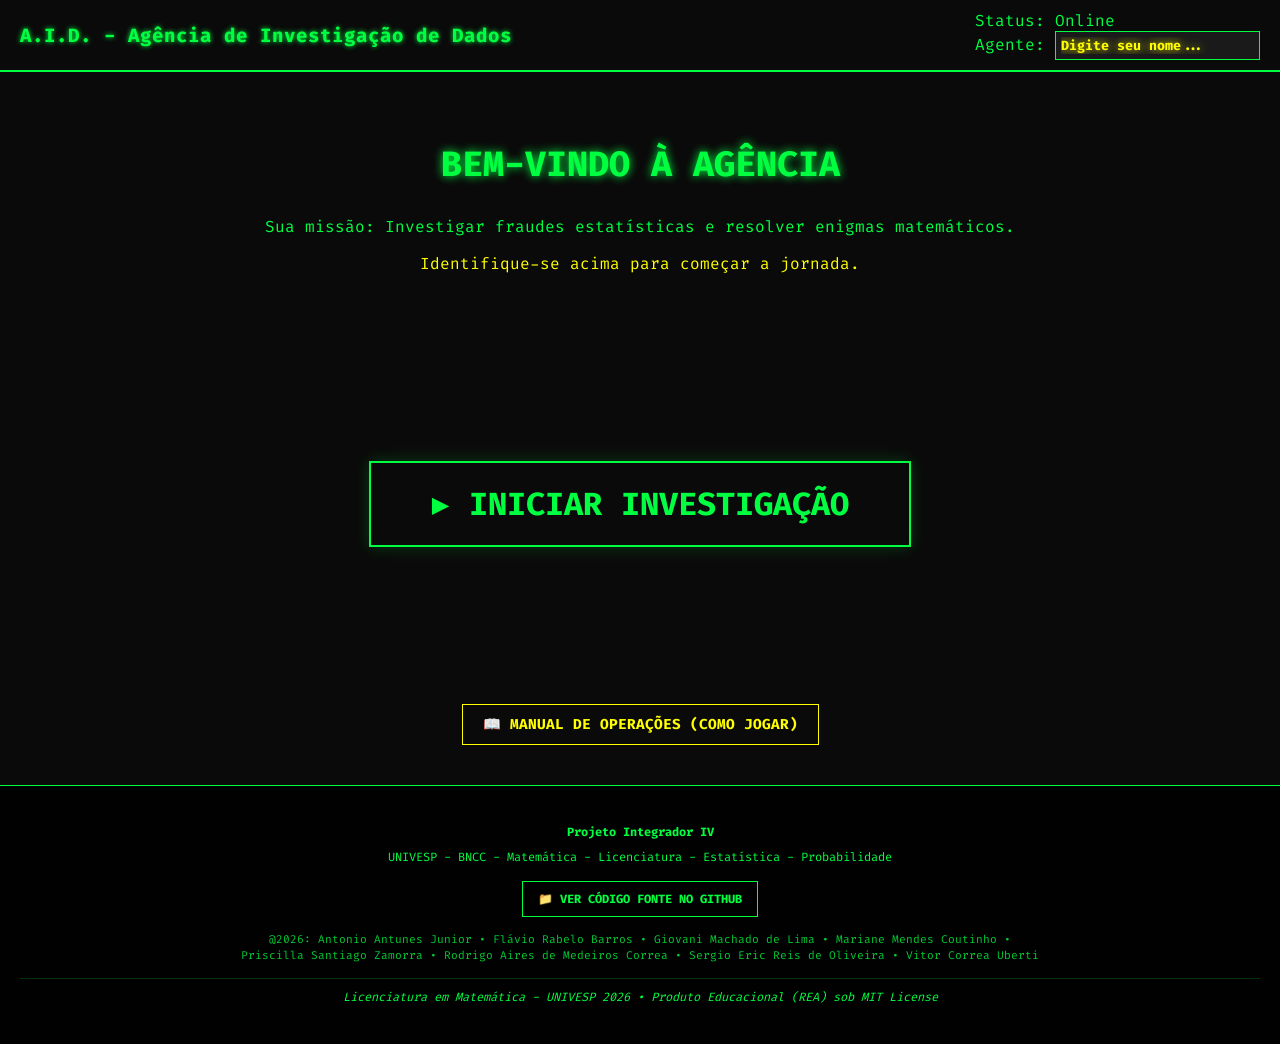
<file: index.html>
<!DOCTYPE html>
<html lang="pt-br">
<head>
    <meta charset="UTF-8">
    <meta name="viewport" content="width=device-width, initial-scale=1.0">
    <title>A.I.D. - Agência de Investigação de Dados</title>
    <link rel="stylesheet" href="style.css">
    <style>
        .btn-start-container {
            display: flex;
            flex-direction: column;
            align-items: center;
            justify-content: center;
            height: 40vh;
            gap: 20px;
        }

        .btn-jogar {
            background: transparent;
            border: 2px solid #00ff41;
            color: #00ff41;
            padding: 20px 60px;
            font-size: 2rem;
            font-family: 'Fira Code', monospace;
            font-weight: bold;
            text-transform: uppercase;
            cursor: pointer;
            transition: 0.3s;
            box-shadow: 0 0 15px rgba(0, 255, 65, 0.2);
            animation: pulse 2s infinite;
        }

        .btn-jogar:hover {
            background: #00ff41;
            color: #000;
            box-shadow: 0 0 40px #00ff41;
        }

        @keyframes pulse {
            0% { box-shadow: 0 0 0 0 rgba(0, 255, 65, 0.4); }
            70% { box-shadow: 0 0 0 20px rgba(0, 255, 65, 0); }
            100% { box-shadow: 0 0 0 0 rgba(0, 255, 65, 0); }
        }

        .secao-tutorial {
            margin-bottom: 30px;
            border-bottom: 1px dashed #333;
            padding-bottom: 20px;
        }
    </style>
</head>
<body>

    <main class="dashboard">
        <section class="intro-missao">
            <h2>BEM-VINDO À AGÊNCIA</h2>
            <p>Sua missão: Investigar fraudes estatísticas e resolver enigmas matemáticos.</p>
            <p style="color: #ffff00;">Identifique-se acima para começar a jornada.</p>
        </section>

        <div class="btn-start-container">
            <button onclick="iniciarJornada()" class="btn-jogar">
                ▶ INICIAR INVESTIGAÇÃO
            </button>
        </div>

        <div style="text-align: center; margin-top: 20px;">
            <button onclick="abrirModal()" style="border-color: #ffff00; color: #ffff00; font-size: 0.9rem;">
                📖 MANUAL DE OPERAÇÕES (COMO JOGAR)
            </button>
        </div>
    </main>

    <div id="modal-instrucoes" class="modal-instrucoes" style="display:none; position:fixed; z-index:9999; left:0; top:0; width:100%; height:100%; background:rgba(0,0,0,0.95); overflow-y:auto;">
        <div style="background:#0a0a0a; margin:2% auto; padding:40px; border:2px solid #ffff00; width:85%; max-width:900px; color:#00ff41; box-shadow: 0 0 20px #ffff00;">
            <span onclick="fecharModal()" style="float:right; cursor:pointer; color:#ff4d4d; font-size:2rem; font-weight:bold;">&times;</span>
            
            <h2 style="color:#ffff00; text-align:center; margin-bottom: 30px;">PROTOCOLO DA AGÊNCIA</h2>

            <div class="secao-tutorial">
                <h3 style="color:#00ff41;">🔵 CASO 01: O ENIGMA DO COFRE (Probabilidade)</h3>
                <p><strong>Objetivo:</strong> Calcular a chance de retirar discos coloridos de uma maleta.</p>
            </div>

            <div class="secao-tutorial">
                <h3 style="color:#00ff41;">🔴 CASO 02: A FRAUDE MIDIÁTICA (Análise de Gráficos)</h3>
                <p><strong>Objetivo:</strong> Identificar qual gráfico está manipulando a verdade.</p>
            </div>
            
            <div class="secao-tutorial">
                <h3 style="color:#00ff41;">🟢 CASO 03: PAINEL DE CONTROLE (Tipos de Gráficos)</h3>
                <p><strong>Objetivo:</strong> Escolher o gráfico correto (Linha, Coluna, Setores) para cada tipo de dado.</p>
            </div>

            <div class="secao-tutorial">
                <h3 style="color:#00ff41;">🟡 CASO 04: PESQUISA DE CAMPO (Estatística)</h3>
                <p><strong>Objetivo:</strong> Calcular Média, Moda, Mediana e Amplitude de uma pesquisa amostral.</p>
            </div>

            <p style="text-align:center; color:#ffff00; font-weight:bold; margin-top:20px;">
                Boa sorte, Agente. A verdade está nos dados.
            </p>
        </div>
    </div>

    <script src="componentes.js"></script>
    <script src="script.js"></script>
    
    <script>
        function iniciarJornada() {
            const nome = document.getElementById('nome-agente').value;
            
            if (!nome || nome.trim() === "") {
                alert("ACESSO NEGADO: Identifique-se no campo 'Agente' no topo da tela.");
                const input = document.getElementById('nome-agente');
                input.focus();
                input.classList.add('input-destaque'); 
            } else {
                // --- COMANDO DE LIMPEZA GERAL ---
                // Isso garante que o próximo jogo comece sem dados antigos
                localStorage.removeItem('relatorioGeral');
                
                // Salva o novo agente e inicia
                localStorage.setItem('nomeAgente', nome);
                window.location.href = 'caso1.html';
            }
        }

        function abrirModal() { document.getElementById('modal-instrucoes').style.display = 'block'; }
        function fecharModal() { document.getElementById('modal-instrucoes').style.display = 'none'; }
        window.onclick = function(event) {
            let modal = document.getElementById('modal-instrucoes');
            if (event.target == modal) fecharModal();
        }
    </script>
</body>
</html>
</file>
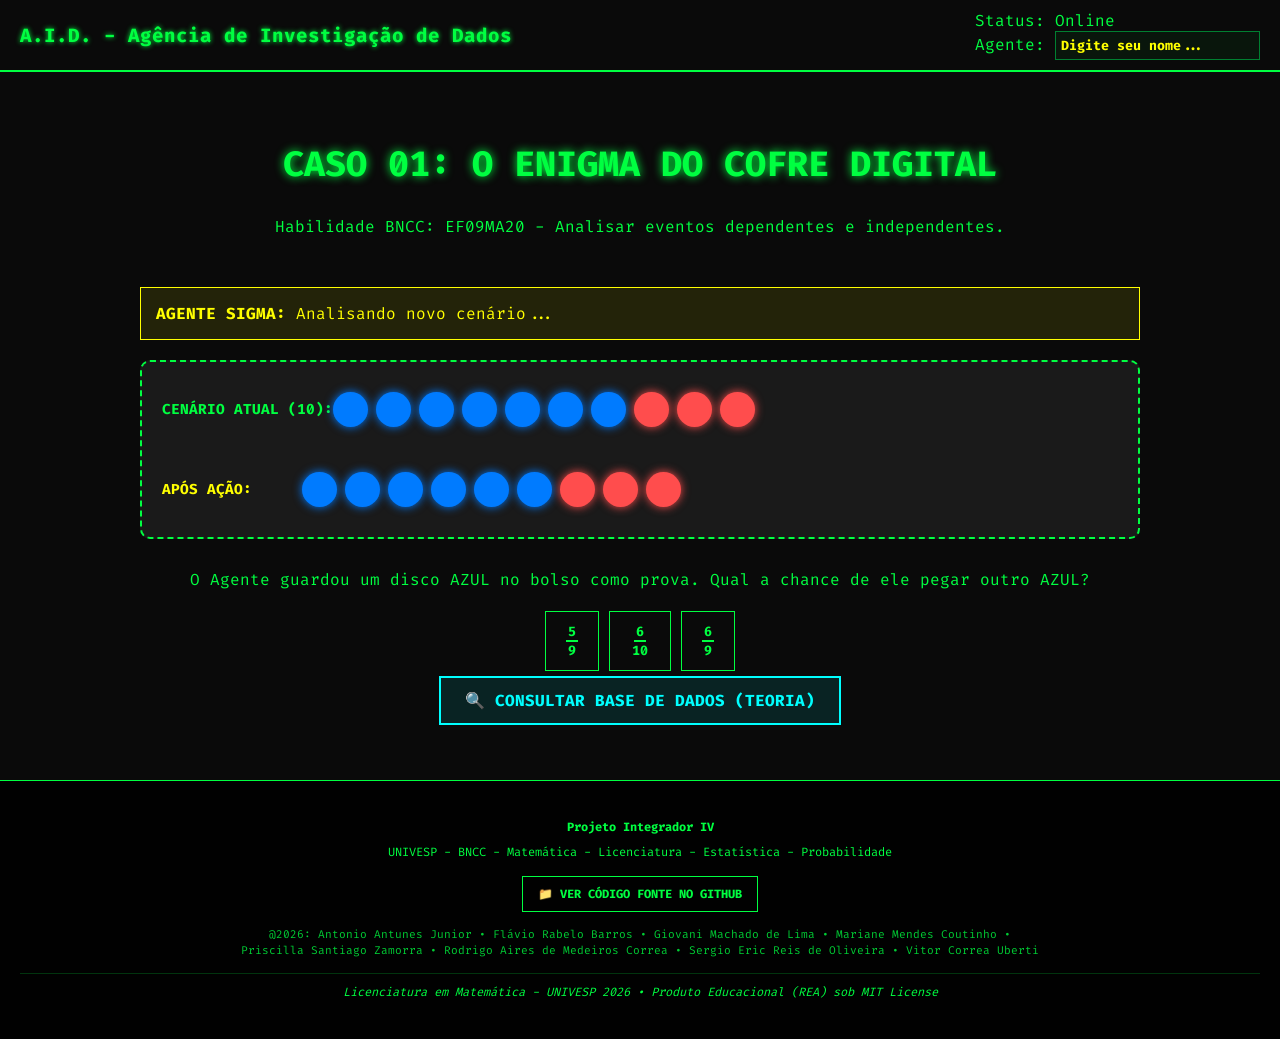
<file: caso1.html>
<!DOCTYPE html>
<html lang="pt-br">
<head>
    <meta charset="UTF-8">
    <title>A.I.D. - Caso 01</title>
    <link rel="stylesheet" href="style.css">
    <style>
        /* Estilo específico para o Laboratório */
        .maleta-virtual {
            background: #1a1a1a;
            border: 2px dashed #00ff41;
            padding: 20px;
            display: flex;
            justify-content: center;
            gap: 10px;
            margin: 20px 0;
            border-radius: 10px;
        }
        .disco { width: 40px; height: 40px; border-radius: 50%; }
        .azul { background: #007bff; box-shadow: 0 0 10px #007bff; }
        .vermelho { background: #ff4d4d; box-shadow: 0 0 10px #ff4d4d; }
        .agente-sigma-box {
            background: rgba(255, 255, 0, 0.1);
            border: 1px solid #ffff00;
            padding: 15px;
            color: #ffff00;
            margin-top: 20px;
        }
    </style>
</head>
<body>
    <main class="dashboard">
        <section class="intro-missao">
            <h2>Caso 01: O Enigma do Cofre Digital</h2>
            <p>Habilidade BNCC: EF09MA20 - Analisar eventos dependentes e independentes.</p>
        </section>

        <div id="game-container">
            <div class="agente-sigma-box" id="agente-sigma">
                <strong>AGENTE SIGMA:</strong> Olá! Sou o Sigma. Vamos investigar as chances desse cofre?
            </div>

            <div class="maleta-virtual" id="maleta">
                </div>

            <div id="pergunta-container" style="text-align: center; margin-top: 30px;">
                <p id="enunciado">Aguardando início da investigação...</p>
                <div id="opcoes">
                    <button onclick="iniciarJogo()">Iniciar Simulação</button>
                </div>
            </div>
        </div>

<div style="text-align: center; margin-bottom: 15px;">
    <button onclick="mostrarDica()" style="border: 2px solid #00ffff; color: #00ffff; background: rgba(0, 255, 255, 0.1); font-size: 1rem; padding: 12px 24px; cursor: pointer; transition: 0.3s;">
        🔍 CONSULTAR BASE DE DADOS (TEORIA)
    </button>
</div>

<div id="box-dica" style="display:none; background: #001a1a; border: 1px solid #00ffff; padding: 20px; font-size: 1rem; margin-bottom: 20px; border-radius: 8px; box-shadow: 0 0 15px rgba(0, 255, 255, 0.2);">
    <h4 style="color: #00ffff; margin-top: 0; border-bottom: 1px solid #00ffff; padding-bottom: 10px;">📂 Manual do Investigador:</h4>
    
    <div style="margin-bottom: 15px;">
        <p style="color: #00ff41; margin-bottom: 5px;"><strong>Evento Independente (Com Reposição):</strong></p>
        <p>O total de discos na maleta <strong>não muda</strong>.</p>
        <div style="font-family: 'Fira Code', monospace; font-size: 1.2rem; background: rgba(0,0,0,0.5); padding: 10px; display: inline-block;">
            P = <span class="fracao"><span class="numerador">favoráveis</span><span class="denominador">n</span></span>
        </div>
        <p style="font-size: 0.8rem; opacity: 0.8;">* onde <em>n</em> é o total de elementos.</p>
    </div>

    <div>
        <p style="color: #ff4d4d; margin-bottom: 5px;"><strong>Evento Dependente (Sem Reposição):</strong></p>
        <p>O disco é retirado e <strong>o total diminui</strong>.</p>
        <div style="font-family: 'Fira Code', monospace; font-size: 1.2rem; background: rgba(0,0,0,0.5); padding: 10px; display: inline-block;">
            P = <span class="fracao"><span class="numerador">favoráveis</span><span class="denominador">n - 1</span></span>
        </div>
        <p style="font-size: 0.8rem; opacity: 0.8;">* onde <em>n-1</em> representa o novo total reduzido.</p>
    </div>
</div>
<div id="resultado-final" style="display:none; text-align:center;">
    <h3 style="color:#00ff41; text-shadow: 0 0 10px #00ff41;">CASO 01 CONCLUÍDO</h3>
    
    <div id="stats" style="margin-bottom: 30px;"></div>
    
    <button onclick="window.location.href='caso2.html'" style="font-size: 1.2rem; padding: 15px 40px; border-color: #ffff00; color: #ffff00;">
        PRÓXIMA MISSÃO: CASO 02 >>
    </button>
</div>
    </main>

    <script src="componentes.js"></script>
    <script src="script.js"></script>
    <script src="caso1.js"></script>
</body>
</html>
</file>
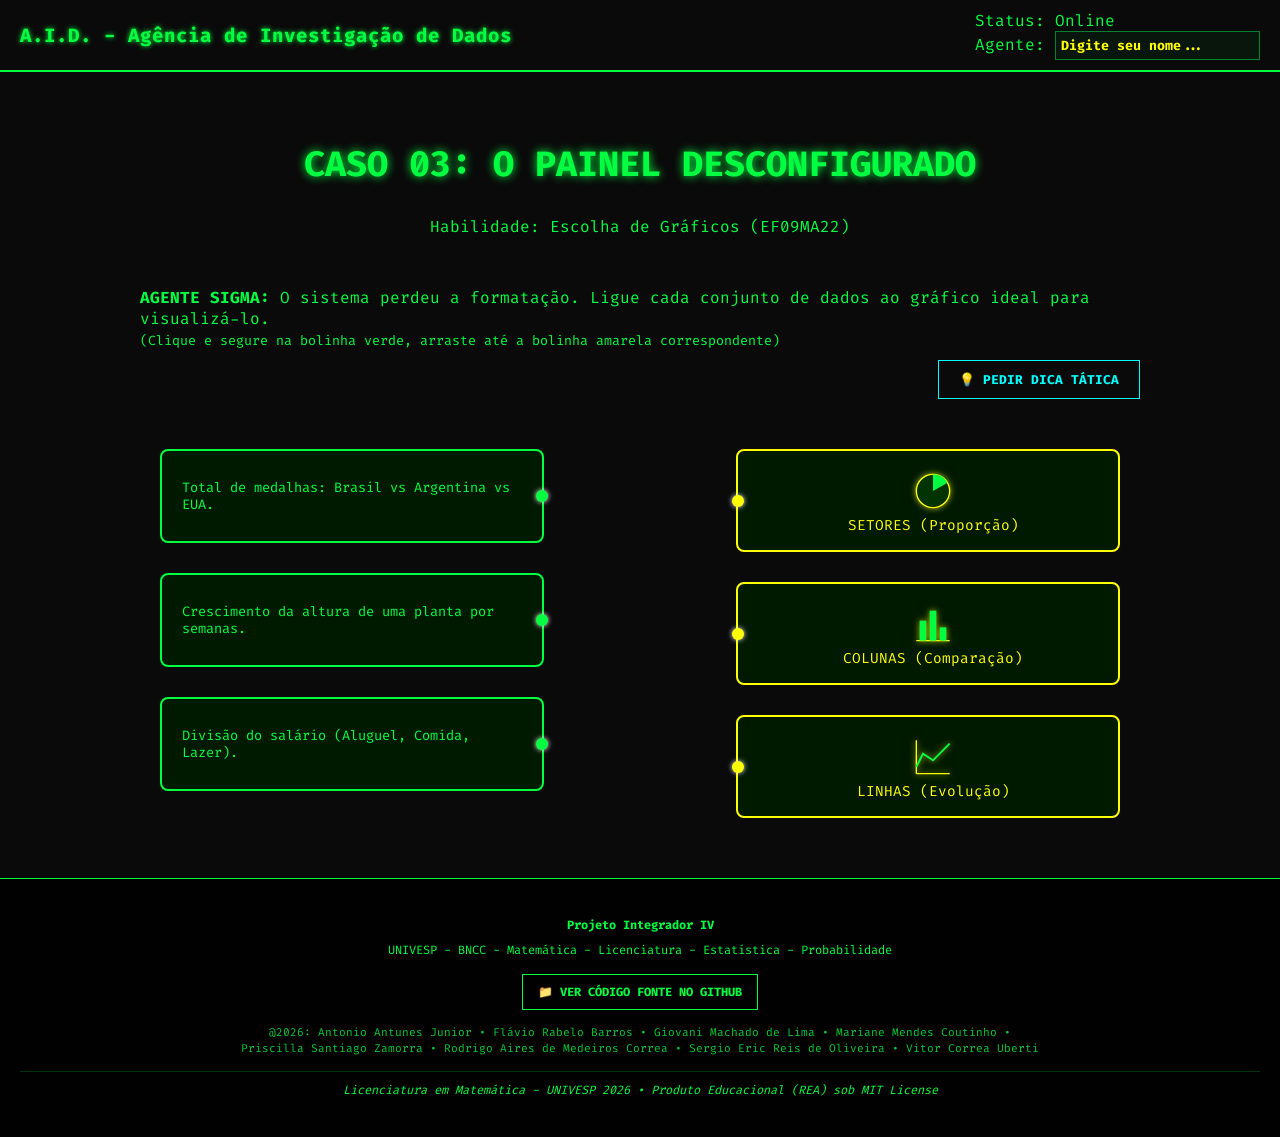
<file: caso3.html>
<!DOCTYPE html>
<html lang="pt-br">
<head>
    <meta charset="UTF-8">
    <meta name="viewport" content="width=device-width, initial-scale=1.0">
    <title>A.I.D. - Caso 03: Painel de Controle</title>
    <link rel="stylesheet" href="style.css">
<style>
    /* --- Layout do Caso 03 --- */
    .painel-conexao {
        display: flex;
        justify-content: space-between;
        position: relative;
        margin-top: 30px;
        padding: 20px;
        min-height: 350px; /* Altura mínima reduzida levemente */
    }

    /* Colunas */
    .coluna-dados, .coluna-graficos {
        display: flex;
        flex-direction: column;
        gap: 30px; /* Espaçamento entre cartões reduzido para ficar mais compacto */
        width: 40%;
        z-index: 2;
    }

    /* Cartões Genéricos */
    .card-item {
        background: #001a00;
        border: 2px solid #00ff41;
        padding: 15px 20px; /* Padding vertical reduzido */
        border-radius: 8px;
        position: relative;
        cursor: pointer;
        transition: 0.3s;
        user-select: none;
        display: flex;
        align-items: center;
        min-height: 60px; /* Garante altura mínima uniforme */
    }

    .card-item:hover {
        box-shadow: 0 0 15px rgba(0, 255, 65, 0.3);
        background: rgba(0, 255, 65, 0.1);
    }

    /* Cartão da Esquerda (Dados) */
    .card-dado {
        justify-content: flex-start;
        padding-right: 30px;
    }

    /* Cartão da Direita (Gráficos) - COM AJUSTE DE PROPORÇÃO */
    .card-grafico {
        justify-content: center;
        border-color: #ffff00;
        color: #ffff00;
        flex-direction: column; /* Ícone em cima do texto */
        gap: 5px; /* ESPAÇAMENTO REDUZIDO (era 10px) */
        padding-left: 30px;
    }

    /* Estilo para o container do ícone SVG - COM AJUSTE DE TAMANHO */
    .icone-container svg {
        width: 40px;   /* TAMANHO REDUZIDO (era 60px) */
        height: 40px;  /* TAMANHO REDUZIDO (era 60px) */
        fill: none;
        display: block;
        filter: drop-shadow(0 0 3px rgba(255, 255, 0, 0.7)); /* Brilho ajustado */
        margin-top: 5px;
    }
    
    /* Texto do cartão gráfico */
    .card-grafico span {
        font-size: 0.9rem;
    }

    /* Pontos de Conexão (Bolinhas) */
    .ponto-conexao {
        width: 12px; /* Bolinhas levemente menores */
        height: 12px;
        background: #fff;
        border-radius: 50%;
        position: absolute;
        top: 50%;
        transform: translateY(-50%);
        box-shadow: 0 0 5px #fff;
    }
    
    .ponto-dir { right: -6px; background: #00ff41; }
    .ponto-esq { left: -6px; background: #ffff00; }

    /* Camada de Linhas (SVG) */
    #svg-layer {
        position: absolute;
        top: 0; left: 0; width: 100%; height: 100%;
        z-index: 1; pointer-events: none;
    }

    line {
        stroke-width: 3;
        stroke-linecap: round;
    }

    /* Estados */
    .bloqueado { opacity: 0.5; pointer-events: none; border-color: #555; filter: grayscale(0.5); }
    .erro-temp { border-color: #ff4d4d; animation: tremer 0.3s; }

    @keyframes tremer {
        0% { transform: translateX(0); } 25% { transform: translateX(-5px); } 50% { transform: translateX(5px); } 100% { transform: translateX(0); }
    }

    /* Dica e Tabelas */
    .dica-box { background: #001a1a; border: 1px dashed #00ffff; padding: 15px; margin-top: 15px; color: #00ffff; display: none; font-size: 0.9rem; }
    .tabela-relatorio { margin-top: 20px; width: 100%; border-collapse: collapse; color: #fff; font-size: 0.9rem; }
    .tabela-relatorio th, .tabela-relatorio td { border: 1px solid #333; padding: 8px; text-align: left; }
    .tabela-relatorio th { background: rgba(0, 255, 65, 0.1); color: #00ff41; }
</style>
</head>
<body>

    <main class="dashboard">
        <section class="intro-missao">
            <h2>Caso 03: O Painel Desconfigurado</h2>
            <p>Habilidade: Escolha de Gráficos (EF09MA22)</p>
        </section>

        <div id="game-container">
            <div class="agente-sigma-box" id="agente-sigma">
                <strong>AGENTE SIGMA:</strong> O sistema perdeu a formatação. Ligue cada conjunto de dados ao gráfico ideal para visualizá-lo.
                <br><small>(Clique e segure na bolinha verde, arraste até a bolinha amarela correspondente)</small>
            </div>

            <div style="text-align: right; margin-top: 10px;">
                <button onclick="mostrarDica()" style="font-size: 0.8rem; border-color: #00ffff; color: #00ffff;">💡 PEDIR DICA TÁTICA</button>
            </div>
            
            <div id="box-dica" class="dica-box"></div>

            <div class="painel-conexao" id="area-jogo">
                <svg id="svg-layer"></svg>

                <div class="coluna-dados" id="lista-dados">
                    </div>

                <div class="coluna-graficos" id="lista-graficos">
                    </div>
            </div>

            <div style="text-align: center; margin-top: 30px; display: none;" id="btn-proximo-container">
                <button onclick="finalizarCaso()" style="font-size: 1.2rem; padding: 15px 40px; background: #00ff41; color: #000; border: none; font-weight:bold;">
                    RELATÓRIO FINAL >>
                </button>
            </div>
        </div>

        <div id="resultado-final" style="display:none;">
            <h3>SISTEMA RECONFIGURADO</h3>
            <p>Confira o registro das conexões incorretas:</p>
            
            <div id="tabela-erros-container"></div>
<button onclick="window.location.href='caso4.html'" 
        style="margin-top: 30px; font-size: 1.1rem; border: 2px solid #ffff00; color: #ffff00;">
    INICIAR MISSÃO FINAL (CASO 04) >>
</button>
        </div>
    </main>

    <script src="componentes.js"></script>
    <script src="script.js"></script>
    <script src="caso3.js"></script>
</body>
</html>
</file>
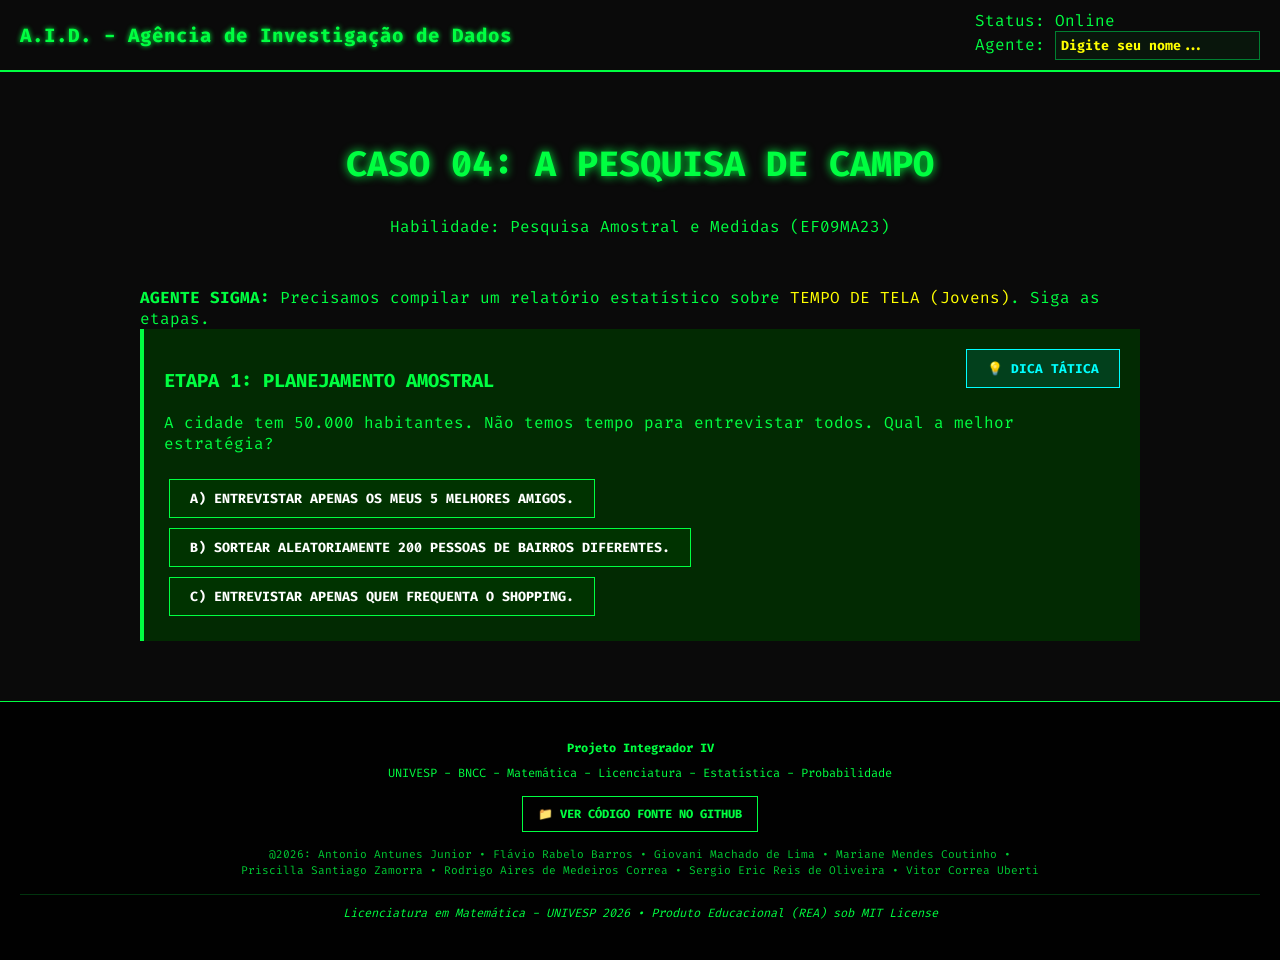
<file: caso4.html>
<!DOCTYPE html>
<html lang="pt-br">
<head>
    <meta charset="UTF-8">
    <meta name="viewport" content="width=device-width, initial-scale=1.0">
    <title>A.I.D. - Caso 04: A Pesquisa Final</title>
    <link rel="stylesheet" href="style.css">
    <style>
        /* Estilos do Caso 04 */
        .planilha-container {
            background: #fff; color: #000; padding: 5px; border-radius: 4px;
            font-family: Arial, sans-serif; margin: 20px 0; overflow-x: auto;
        }
        table.planilha { width: 100%; border-collapse: collapse; font-size: 0.9rem; }
        table.planilha th { background: #e0e0e0; border: 1px solid #999; padding: 8px; }
        table.planilha td { border: 1px solid #ccc; padding: 8px; text-align: center; }
        table.planilha tr:nth-child(even) { background: #f9f9f9; }
        
        .painel-tarefa {
            background: rgba(0, 50, 0, 0.8); border-left: 4px solid #00ff41;
            padding: 20px; margin-bottom: 20px;
        }
        .input-calculo {
            background: #000; border: 1px solid #00ff41; color: #00ff41;
            padding: 10px; font-size: 1.1rem; width: 100px; text-align: center;
            font-family: 'Fira Code', monospace;
        }
        .btn-acao {
            background: #003300; border: 1px solid #00ff41; color: #fff;
            padding: 10px 20px; margin: 5px; cursor: pointer; transition: 0.3s;
        }
        .btn-acao:hover { background: #00ff41; color: #000; }
        
        /* Botão Dica e Dados Visíveis */
        .btn-dica {
            font-size: 0.8rem; border: 1px solid #00ffff; color: #00ffff;
            background: rgba(0, 255, 255, 0.1); float: right; cursor: pointer; margin-bottom: 10px;
        }
        .box-dica {
            clear: both; background: #001a1a; border: 1px dashed #00ffff;
            padding: 10px; color: #00ffff; display: none; margin-bottom: 15px; font-size: 0.9rem;
        }
        .dados-visiveis {
            background: #111; color: #ffff00; padding: 15px; text-align: center;
            font-size: 1.2rem; border: 1px dashed #ffff00; margin: 20px 0; letter-spacing: 2px;
        }
    </style>
</head>
<body>

    <main class="dashboard">
        <section class="intro-missao">
            <h2>Caso 04: A Pesquisa de Campo</h2>
            <p>Habilidade: Pesquisa Amostral e Medidas (EF09MA23)</p>
        </section>

        <div id="game-container">
            <div class="agente-sigma-box" id="agente-sigma">
                <strong>AGENTE SIGMA:</strong> Precisamos compilar um relatório estatístico sobre <span id="tema-missao" style="color:#ffff00">DADOS</span>. Siga as etapas.
            </div>

            <div id="fase-1" class="fase-jogo">
                <div class="painel-tarefa">
                    <button class="btn-dica" onclick="mostrarDica(1)">💡 DICA TÁTICA</button>
                    <div id="dica-1" class="box-dica">Para um relatório ser aceito cientificamente, a escolha das pessoas não pode ser viciada (apenas amigos). Ela precisa representar o todo.</div>
                    
                    <h3>ETAPA 1: PLANEJAMENTO AMOSTRAL</h3>
                    <p>A cidade tem 50.000 habitantes. Não temos tempo para entrevistar todos. Qual a melhor estratégia?</p>
                    <div style="margin-top:20px;">
                        <button class="btn-acao" onclick="verificarAmostra('A')">A) Entrevistar apenas os meus 5 melhores amigos.</button>
                        <button class="btn-acao" onclick="verificarAmostra('B')">B) Sortear aleatoriamente 200 pessoas de bairros diferentes.</button>
                        <button class="btn-acao" onclick="verificarAmostra('C')">C) Entrevistar apenas quem frequenta o shopping.</button>
                    </div>
                </div>
            </div>

            <div id="fase-2" class="fase-jogo" style="display:none;">
                <div class="painel-tarefa">
                    <button class="btn-dica" onclick="mostrarDica(2)">💡 DICA DE CÁLCULO</button>
                    <div id="dica-2" class="box-dica">
                        <strong>Amplitude:</strong> Subtraia o MENOR valor da tabela do MAIOR valor.<br>
                        <strong>Média:</strong> Some todos os valores da lista e divida pela quantidade total de entrevistados (5).
                    </div>

                    <h3>ETAPA 2: PROCESSAMENTO DE DADOS</h3>
                    <p>Recebemos os dados brutos da amostra piloto sobre <strong><span id="titulo-tema">...</span></strong>. Calcule as métricas:</p>
                    
                    <div class="planilha-container">
                        <table class="planilha">
                            <thead>
                                <tr><th>ID</th><th>NOME</th><th id="unidade-medida">VALOR</th></tr>
                            </thead>
                            <tbody id="corpo-tabela">
                                </tbody>
                        </table>
                    </div>

                    <div style="display: flex; gap: 20px; justify-content: space-around; margin-top: 20px; flex-wrap: wrap;">
                        <div>
                            <p>1. <strong>AMPLITUDE</strong> (Máximo - Mínimo):</p>
                            <input type="number" id="input-amplitude" class="input-calculo" placeholder="?">
                        </div>
                        <div>
                            <p>2. <strong>MÉDIA</strong> (Soma ÷ Total):</p>
                            <input type="number" id="input-media" class="input-calculo" placeholder="?">
                        </div>
                    </div>
                    <div style="text-align: center; margin-top: 20px;">
                        <button class="btn-acao" onclick="verificarFase2()">PROCESSAR DADOS >></button>
                    </div>
                </div>
            </div>

            <div id="fase-3" class="fase-jogo" style="display:none;">
                <div class="painel-tarefa">
                    <button class="btn-dica" onclick="mostrarDica(3)">💡 DICA TÁTICA</button>
                    <div id="dica-3" class="box-dica">A Moda é o valor que está "na moda", ou seja, o número que se repete mais vezes na lista de dados.</div>

                    <h3>ETAPA 3: PADRÃO DE COMPORTAMENTO</h3>
                    <p>Precisamos identificar o comportamento mais comum para o relatório.</p>
                    
                    <div class="dados-visiveis" id="dados-visiveis-f3">...</div>

                    <p>Qual é a <strong>MODA</strong> desta sequência?</p>
                    
                    <div style="text-align: center;">
                        <input type="number" id="input-moda" class="input-calculo" placeholder="?">
                        <br><br>
                        <button class="btn-acao" onclick="verificarModa()">CONFIRMAR MODA >></button>
                    </div>
                </div>
            </div>

            <div id="fase-4" class="fase-jogo" style="display:none;">
                <div class="painel-tarefa">
                    <button class="btn-dica" onclick="mostrarDica(4)">💡 DICA DE ANÁLISE</button>
                    <div id="dica-4" class="box-dica">
                        1. Organize os números em ordem crescente (do menor para o maior).<br>
                        2. O valor que estiver exatamente no centro da fila é a Mediana.
                    </div>

                    <h3>ETAPA 4: ANÁLISE DE CENTRALIDADE</h3>
                    <p><strong>ALERTA DE OUTLIER:</strong> Note que um dos valores é muito diferente dos outros (exagero). Isso distorce a média. Precisamos de um valor central mais justo.</p>
                    
                    <div class="dados-visiveis" id="dados-visiveis-f4">...</div>

                    <p>Calcule a <strong>MEDIANA</strong> destes dados:</p>
                    
                    <div style="text-align: center;">
                        <input type="number" id="input-mediana" class="input-calculo" placeholder="?">
                        <br><br>
                        <button class="btn-acao" onclick="verificarMediana()">FINALIZAR RELATÓRIO >></button>
                    </div>
                </div>
            </div>

        </div>

        <div id="resultado-final" style="display:none; text-align:center;">
            <h3 style="color:#00ff41;">PESQUISA CONCLUÍDA</h3>
            <p>Dados validados e processados com sucesso.</p>
            
            <div id="stats-caso4" style="margin: 20px 0; border: 1px solid #00ff41; padding: 15px; font-size: 1.2rem;"></div>

            <button onclick="window.location.href='final.html'" 
                    style="font-size: 1.2rem; padding: 15px 40px; border: 2px solid #ffff00; color: #ffff00; background: rgba(255,255,0,0.1);">
                📂 ABRIR DOSSIÊ FINAL E GERAR TXT >>
            </button>
        </div>
    </main>

    <script src="componentes.js"></script>
    <script src="script.js"></script>
    <script src="caso4.js"></script>
</body>
</html>
</file>
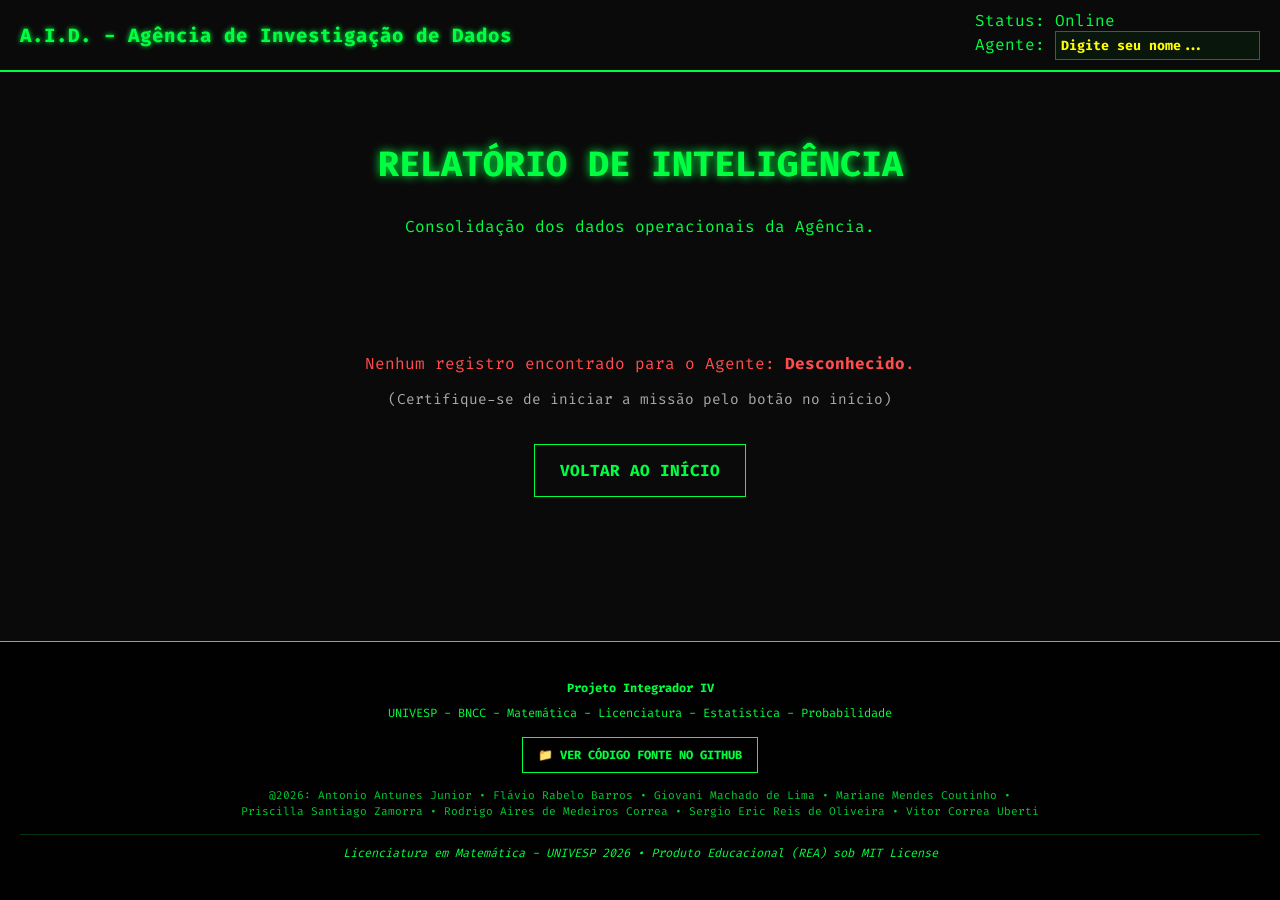
<file: final.html>
<!DOCTYPE html>
<html lang="pt-br">
<head>
    <meta charset="UTF-8">
    <meta name="viewport" content="width=device-width, initial-scale=1.0">
    <title>A.I.D. - Dossiê Final</title>
    <link rel="stylesheet" href="style.css">
    <style>
        .painel-global { max-width: 1000px; margin: 0 auto; padding-bottom: 50px; }
        
        /* Cartão de Patente */
        .resumo-patente {
            background: rgba(0, 20, 0, 0.9); border: 4px double #00ff41;
            padding: 30px; text-align: center; margin-bottom: 40px;
            box-shadow: 0 0 30px rgba(0, 255, 65, 0.15);
        }
        .titulo-patente { font-size: 2.5rem; margin: 10px 0; text-transform: uppercase; font-weight: bold; text-shadow: 0 0 20px currentColor; }
        
        /* Stats Extras */
        .stats-extra {
            display: flex; justify-content: center; gap: 40px; margin-top: 20px; 
            border-top: 1px solid #333; padding-top: 15px; font-size: 0.9rem; color: #aaa;
        }

        /* Grid de Resumo dos Casos */
        .grid-historico { display: grid; grid-template-columns: repeat(auto-fit, minmax(250px, 1fr)); gap: 20px; margin-bottom: 40px; }
        
        .card-caso { background: #0a0a0a; border: 1px solid #00ff41; border-radius: 6px; padding: 20px; }
        .card-caso h3 { margin-top: 0; border-bottom: 1px dashed #00ff41; padding-bottom: 10px; color: #ffff00; font-size: 1rem; }
        .dados-linha { display: flex; justify-content: space-between; margin: 8px 0; font-size: 0.85rem; color: #ccc; }
        .dado-valor { color: #fff; font-weight: bold; }
        .uso-dicas { color: #ffff00; font-weight: bold; }

        /* --- NOVO: LOG TÁTICO DETALHADO --- */
        .log-container {
            background: rgba(0, 0, 0, 0.8);
            border: 1px solid #333;
            border-radius: 8px;
            padding: 20px;
            margin-top: 30px;
        }
        
        .log-titulo {
            color: #00ff41; border-bottom: 2px solid #00ff41; padding-bottom: 10px; margin-bottom: 20px; font-size: 1.2rem;
        }

        .log-caso-box { margin-bottom: 30px; }
        .log-caso-header { color: #ffff00; font-weight: bold; margin-bottom: 10px; border-left: 3px solid #ffff00; padding-left: 10px; }

        .log-item {
            background: #111; padding: 10px; margin-bottom: 5px; border-left: 3px solid #555; font-size: 0.9rem;
        }
        .log-acerto { border-left-color: #00ff41; }
        .log-erro { border-left-color: #ff4d4d; }

        .log-pergunta { color: #fff; font-weight: bold; margin-bottom: 5px; }
        .log-resposta { color: #aaa; }
        .log-correcao { color: #ff4d4d; margin-top: 3px; }
        .log-feedback { color: #ffff00; font-style: italic; font-size: 0.8rem; margin-top: 2px; }

        /* Botões */
        .barra-acoes { margin-top: 50px; display: flex; justify-content: center; gap: 20px; flex-wrap: wrap; }
        button { padding: 15px 25px; font-size: 1rem; cursor: pointer; text-transform: uppercase; font-weight: bold; background: transparent; border: 1px solid; transition: 0.3s; }
        
        .btn-txt { border-color: #00ff41; color: #00ff41; }
        .btn-txt:hover { background: #00ff41; color: #000; }
        .btn-reiniciar { border-color: #ff4d4d; color: #ff4d4d; }
        .btn-reiniciar:hover { background: #ff4d4d; color: #000; }

        @media print {
            header, footer, .intro-missao, .barra-acoes { display: none; }
            body { background: #fff !important; color: #000 !important; }
            .card-caso, .log-container, .log-item { border: 1px solid #000; color: #000; background: none; }
            .resumo-patente { border: 2px solid #000; }
            .stats-extra, .log-feedback { color: #000 !important; }
        }
    </style>
</head>
<body>

    <main class="dashboard">
        <section class="intro-missao">
            <h2>RELATÓRIO DE INTELIGÊNCIA</h2>
            <p>Consolidação dos dados operacionais da Agência.</p>
        </section>

        <div id="loading" style="text-align: center; padding: 50px;">Carregando Dossiê...</div>

        <div id="painel-conteudo" class="painel-global" style="display: none;">
            
            <div class="resumo-patente">
                <p style="color:#00ff41; font-size:0.9rem; letter-spacing:2px;">STATUS DO AGENTE</p>
                <div id="patente-texto" class="titulo-patente">AGENTE</div>
                
                <div style="margin-top: 10px; font-size: 1.4rem;">
                    EFICIÊNCIA GLOBAL: <span id="eficiencia-valor" style="color:#fff;">0%</span>
                </div>

                <div class="stats-extra">
                    <div>
                        TEMPO TOTAL:<br>
                        <span id="tempo-total-global" style="color:#00ff41; font-size:1.1rem; font-weight:bold;">0m 0s</span>
                    </div>
                    <div>
                        DICAS TOTAIS:<br>
                        <span id="total-dicas-global" style="color:#ffff00; font-size:1.1rem; font-weight:bold;">0</span>
                    </div>
                </div>
            </div>

            <h3 style="color:#00ff41; border-bottom:1px solid #333; padding-bottom:10px;">RESUMO DAS MISSÕES</h3>
            <div id="grid-cards" class="grid-historico"></div>

            <div class="log-container">
                <div class="log-titulo">LOG TÁTICO DETALHADO (PERGUNTA A PERGUNTA)</div>
                <div id="log-conteudo">
                    </div>
            </div>

            <div class="barra-acoes">
                <button onclick="window.print()" style="border-color:#00ffff; color:#00ffff;">🖨️ IMPRIMIR TELA</button>
                <button onclick="gerarRelatorioTXT()" class="btn-txt">💾 BAIXAR RELATÓRIO COMPLETO (.TXT)</button>
                <button onclick="encerrarJornada()" class="btn-reiniciar">❌ ENCERRAR SESSÃO</button>
            </div>
        </div>
    </main>

    <script src="componentes.js"></script>
    <script src="script.js"></script>
    <script src="final.js"></script>
</body>
</html>
</file>
<file: style.css>
@import url('https://fonts.googleapis.com/css2?family=Fira+Code:wght@400;700&display=swap');

/* Configurações Globais */
html, body {
    background-color: #0a0a0a !important;
    color: #00ff41 !important;
    font-family: 'Fira Code', monospace;
    margin: 0;
    padding: 0;
    min-height: 100vh;
    display: flex;
    flex-direction: column;
}

/* Cabeçalho Injetado pelo JS */
.header-agencia {
    display: flex;
    justify-content: space-between;
    align-items: center;
    border-bottom: 2px solid #00ff41;
    padding: 10px 20px;
    background-color: #0a0a0a;
}

.header-agencia h1 {
    font-size: 1.2rem;
    margin: 0;
    text-shadow: 0 0 5px #00ff41;
}

.input-agente input {
    background: #1a1a1a;
    border: 1px solid #00ff41;
    color: #00ff41;
    padding: 5px;
    font-family: 'Fira Code', monospace;
}

/* Conteúdo Principal */
.dashboard {
    flex: 1;
    padding: 40px 20px;
    max-width: 1000px;
    margin: 0 auto;
    width: 100%;
}

.intro-missao {
    text-align: center;
    margin-bottom: 50px;
}

.intro-missao h2 {
    font-size: 2.2rem;
    text-transform: uppercase;
    text-shadow: 0 0 10px #00ff41;
}

/* Cards Empilhados */
.menu-missoes {
    display: flex;
    flex-direction: column;
    gap: 20px;
}

.card-missao {
    background: rgba(0, 255, 65, 0.05);
    border: 1px solid #00ff41;
    padding: 20px 30px;
    display: flex;
    justify-content: space-between;
    align-items: center;
    border-radius: 4px;
    transition: 0.3s;
}

.card-missao:hover {
    background: rgba(0, 255, 65, 0.1);
    box-shadow: 0 0 15px rgba(0, 255, 65, 0.4);
}

.card-info h3 { margin: 0; color: #fff; }
.card-info p { margin: 5px 0 0; font-size: 0.9rem; opacity: 0.8; }

/* Botões */
button {
    background: transparent;
    border: 1px solid #00ff41;
    color: #00ff41;
    padding: 10px 20px;
    cursor: pointer;
    font-family: 'Fira Code', monospace;
    font-weight: bold;
    text-transform: uppercase;
}

button:hover {
    background: #00ff41;
    color: #000;
}

/* Rodapé Injetado */
.terminal-footer {
    padding: 20px;
    font-size: 0.7rem;
    text-align: center;
    border-top: 1px solid rgba(0, 255, 65, 0.3);
    line-height: 1.5;
}
/* Efeito exclusivo para o campo do Agente */
.input-destaque {
    color: #ffff00 !important; /* Amarelo */
    font-weight: bold !important;
    text-shadow: 0 0 10px #ffff00;
    animation: blinker-agente 1.2s linear infinite;
}


/* Nova cor de destaque para alertas/instruções */
.texto-alerta {
    color: #ffff00 !important; /* Amarelo Puro */
    font-weight: bold;
    text-shadow: 0 0 10px #ffff00;
    animation: blinker-alerta 1s linear infinite;
}

/* Animação específica para o texto amarelo */
@keyframes blinker-alerta {
    50% { opacity: 0.4; }
}

/* Estilo para o "Digite seu nome aqui!" (Placeholder) */
#nome-agente::placeholder {
    color: #ffff00 !important;
    font-weight: bold !important;
    opacity: 1; /* Garante que a cor não fique esmaecida */
    animation: blinker-agente 1.2s linear infinite;
}
/* A animação de piscar compartilhada */
@keyframes blinker-agente {
    0% { opacity: 1; }
    50% { opacity: 0.1; }
    100% { opacity: 1; }
}
/* Estilo para o texto que o usuário digita */
.input-destaque {
    color: #ffff00 !important;
    font-weight: bold !important;
    text-shadow: 0 0 10px #ffff00;
    animation: blinker-agente 1.2s linear infinite;
}

#linha-antes, #linha-depois {
    display: flex;
    align-items: center;
    gap: 5px;
    margin: 10px 0;
    font-size: 0.8rem;
    color: #00ff41;
}

/* Estilo para frações matemáticas */
.fracao {
    display: inline-flex;
    flex-direction: column;
    align-items: center;
    vertical-align: middle;
}

.numerador {
    border-bottom: 2px solid #00ff41; /* Traço verde neon */
    padding: 0 2px;
}

.denominador {
    padding: 0 2px;
}

/* Ajuste nos botões para comportar a fração */
#opcoes button {
    display: inline-flex;
    align-items: center;
    justify-content: center;
    min-height: 60px; /* Aumenta a altura para a fração caber bem */
    margin: 5px;
}

/* Container das maletas para permitir o empilhamento vertical */
.maleta-virtual {
    display: flex;
    flex-direction: column; /* Empilha as linhas */
    gap: 15px;
    padding: 20px;
    background: #1a1a1a;
    border: 1px solid #00ff41;
}

.linha-container {
    display: flex;
    align-items: center; /* Alinha o texto e os discos horizontalmente */
    width: 100%;
}

.label-cenario {
    min-width: 120px; /* Largura fixa para o texto para alinhar o início das maletas */
    font-size: 0.75rem;
    color: #00ff41;
    font-weight: bold;
    text-align: left;
}

.linha-discos {
    display: flex;
    gap: 8px; /* Espaço entre cada disco */
}


/* Estilo para quando o input está bloqueado (fora da home) */
.input-bloqueado {
    background: rgba(0, 255, 65, 0.05) !important; /* Fundo mais escuro */
    border-color: #008031 !important; /* Verde mais fosco */
    color: #00ff41 !important; /* Mantém o verde para leitura */
    cursor: not-allowed; /* Mostra o ícone de 'proibido' ao passar o mouse */
    animation: none !important; /* Remove o piscar para não distrair durante o jogo */
    text-shadow: none !important;
}

/* Opcional: remover a borda de foco ao clicar no campo bloqueado */
.input-bloqueado:focus {
    outline: none;
    border-color: #008031 !important;
}

/* Estilização do Novo Rodapé */
.terminal-footer {
    padding: 30px 20px;
    background-color: rgba(0, 0, 0, 0.9);
    border-top: 1px solid #00ff41;
    color: #00ff41;
    text-align: center;
    font-size: 0.75rem;
    margin-top: auto; /* Mantém no final da página */
}

.footer-content p {
    margin: 8px 0;
    line-height: 1.4;
}

.github-area {
    margin: 15px 0;
}

.btn-github {
    display: inline-block;
    border: 1px solid #00ff41;
    color: #00ff41;
    padding: 8px 15px;
    text-decoration: none;
    font-weight: bold;
    transition: 0.3s;
    text-transform: uppercase;
}

.btn-github:hover {
    background: #00ff41;
    color: #000;
    box-shadow: 0 0 10px #00ff41;
}

.autores {
    opacity: 0.8;
    max-width: 800px;
    margin: 15px auto !important;
    font-size: 0.7rem;
}

.licenca {
    font-style: italic;
    border-top: 1px solid rgba(0, 255, 65, 0.2);
    padding-top: 10px;
}

.status-blink { animation: blink 2s infinite; }
@keyframes blink { 50% { opacity: 0.3; } }
</file>
